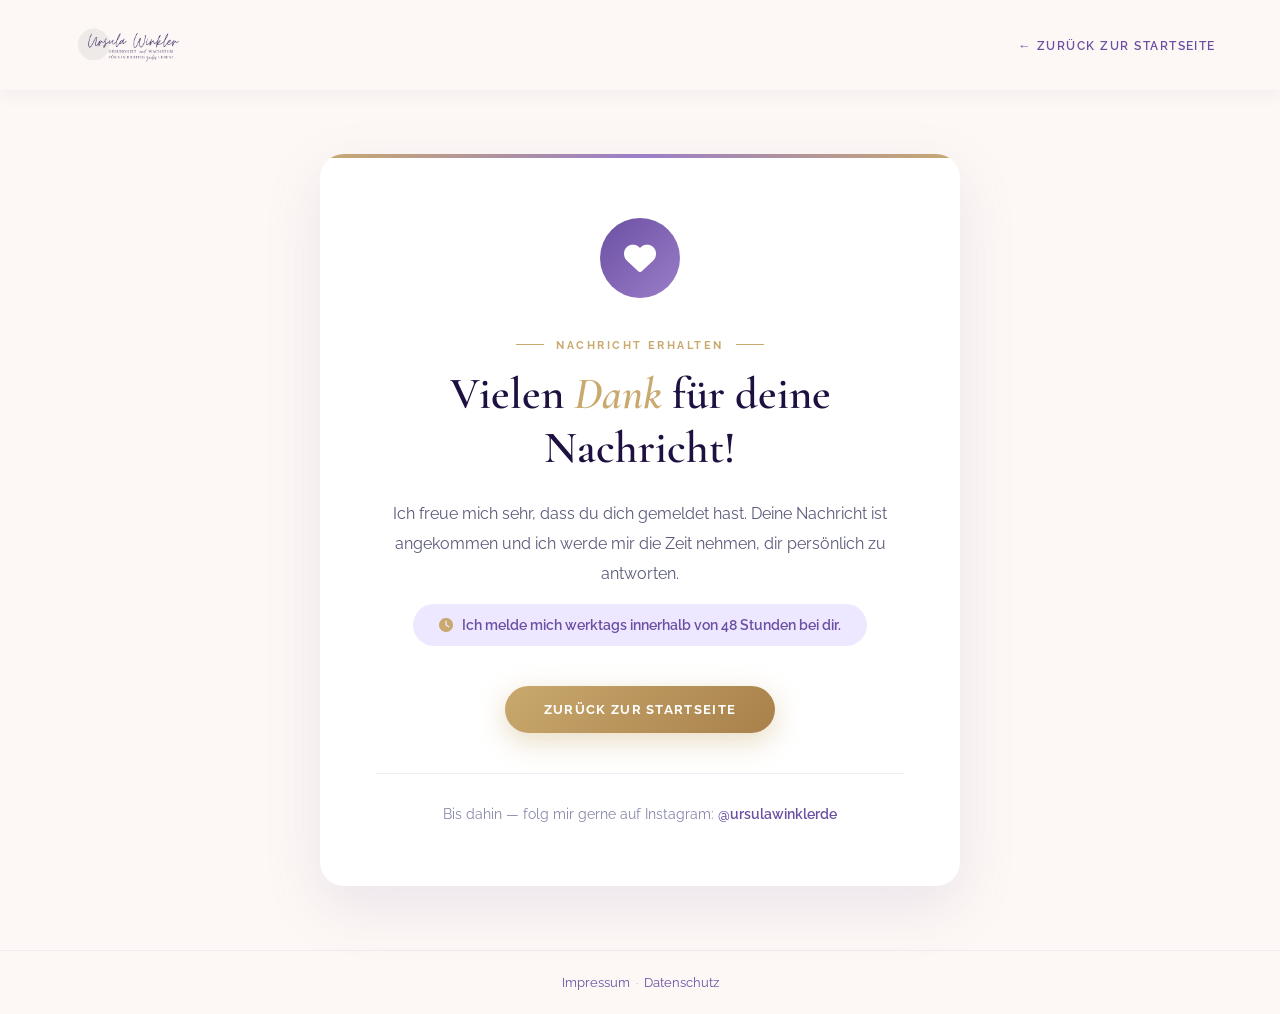
<file: danke.html>
<!DOCTYPE html>
<html lang="de">
<head>
<!-- Consent Mode Standard -->
<script>
  window.dataLayer = window.dataLayer || [];
  function gtag(){dataLayer.push(arguments);}
  gtag('consent', 'default', {
    'ad_storage': 'denied',
    'ad_user_data': 'denied',
    'ad_personalization': 'denied',
    'analytics_storage': 'denied',
    'functionality_storage': 'denied',
    'personalization_storage': 'denied',
    'security_storage': 'denied',
    'wait_for_update': 1000
  });
</script>
<!-- End Consent Mode Standard -->

<!-- Google Tag Manager – lädt sofort, Consent Mode v2 steuert die Tags -->
<script>
  window.dataLayer = window.dataLayer || [];
  function gtag(){dataLayer.push(arguments);}
  (function(w,d,s,l,i){w[l]=w[l]||[];w[l].push({'gtm.start':
  new Date().getTime(),event:'gtm.js'});var f=d.getElementsByTagName(s)[0],
  j=d.createElement(s),dl=l!='dataLayer'?'&l='+l:'';j.async=true;j.src=
  'https://www.googletagmanager.com/gtm.js?id='+i+dl;f.parentNode.insertBefore(j,f);
  })(window,document,'script','dataLayer','GTM-P24JFSZD');
  function loadGTM() {}
</script>
<!-- End Google Tag Manager -->
    <meta charset="UTF-8">
    <meta name="viewport" content="width=device-width, initial-scale=1.0">
    <title>Danke! – Ursula Winkler</title>
    <link rel="stylesheet" href="fonts.css">
    <link rel="stylesheet" href="https://cdnjs.cloudflare.com/ajax/libs/font-awesome/6.5.0/css/all.min.css">
    <style>
        *, *::before, *::after { margin: 0; padding: 0; box-sizing: border-box; }
        :root {
            --clr-deep:    #1E1040;
            --clr-dark:    #2D1B69;
            --clr-main:    #6B4FA3;
            --clr-light:   #9B7EC8;
            --clr-pale:    #C9B8E8;
            --clr-lav:     #EDE7FF;
            --clr-cream:   #FDF8F5;
            --clr-gold:    #C9A96E;
            --clr-text:    #1A1232;
            --ff-serif:    'Cormorant Garamond', serif;
            --ff-sans:     'Raleway', sans-serif;
        }
        body {
            font-family: var(--ff-sans);
            background: var(--clr-cream);
            color: var(--clr-text);
            min-height: 100vh;
            display: flex;
            flex-direction: column;
        }

        /* NAV */
        nav {
            padding: 1.2rem 5%;
            background: rgba(253,248,245,.95);
            backdrop-filter: blur(20px);
            display: flex;
            align-items: center;
            justify-content: space-between;
            box-shadow: 0 1px 20px rgba(75,63,140,.08);
        }
        nav img { height: 52px; }

        /* MAIN */
        .danke-wrap {
            flex: 1;
            display: flex;
            align-items: center;
            justify-content: center;
            padding: 4rem 5%;
        }
        .danke-card {
            background: white;
            border-radius: 24px;
            padding: 4rem 3.5rem;
            max-width: 640px;
            width: 100%;
            text-align: center;
            box-shadow: 0 20px 60px rgba(107,79,163,.12);
            position: relative;
            overflow: hidden;
        }
        .danke-card::before {
            content: '';
            position: absolute;
            top: 0; left: 0; right: 0;
            height: 4px;
            background: linear-gradient(90deg, var(--clr-gold), var(--clr-light), var(--clr-gold));
        }
        .danke-icon {
            width: 80px;
            height: 80px;
            background: linear-gradient(135deg, var(--clr-main), var(--clr-light));
            border-radius: 50%;
            display: flex;
            align-items: center;
            justify-content: center;
            margin: 0 auto 2rem;
            font-size: 2rem;
            color: white;
        }
        .danke-tag {
            display: inline-flex;
            align-items: center;
            gap: .8rem;
            font-size: .7rem;
            font-weight: 700;
            letter-spacing: .22em;
            text-transform: uppercase;
            color: var(--clr-gold);
            margin-bottom: 1rem;
        }
        .danke-tag::before {
            content: '';
            width: 28px;
            height: 1px;
            background: var(--clr-gold);
        }
        .danke-tag::after {
            content: '';
            width: 28px;
            height: 1px;
            background: var(--clr-gold);
        }
        .danke-title {
            font-family: var(--ff-serif);
            font-size: clamp(2rem, 4vw, 2.8rem);
            font-weight: 600;
            color: var(--clr-deep);
            margin-bottom: 1.5rem;
            line-height: 1.2;
        }
        .danke-title em {
            color: var(--clr-gold);
            font-style: italic;
        }
        .danke-text {
            font-size: 1rem;
            line-height: 1.85;
            color: #5a5a7a;
            margin-bottom: 1rem;
        }
        .danke-info {
            display: inline-flex;
            align-items: center;
            gap: .6rem;
            background: var(--clr-lav);
            color: var(--clr-main);
            font-size: .88rem;
            font-weight: 600;
            padding: .8rem 1.6rem;
            border-radius: 50px;
            margin-bottom: 2.5rem;
        }
        .danke-info i { color: var(--clr-gold); }
        .btn-gold {
            display: inline-block;
            padding: 1rem 2.4rem;
            background: linear-gradient(135deg, var(--clr-gold), #A8804A);
            border-radius: 50px;
            font-size: .82rem;
            font-weight: 700;
            letter-spacing: .1em;
            text-transform: uppercase;
            color: white;
            text-decoration: none;
            box-shadow: 0 8px 28px rgba(201,169,110,.42);
            transition: all .3s;
        }
        .btn-gold:hover {
            transform: translateY(-3px);
            box-shadow: 0 14px 40px rgba(201,169,110,.55);
        }
        .danke-social {
            margin-top: 2.5rem;
            padding-top: 2rem;
            border-top: 1px solid rgba(107,79,163,.1);
            font-size: .88rem;
            color: #8888aa;
        }
        .danke-social a {
            color: var(--clr-main);
            text-decoration: none;
            font-weight: 600;
        }
        .danke-social a:hover { color: var(--clr-gold); }

        /* FOOTER */
        footer {
            text-align: center;
            padding: 1.5rem;
            font-size: .8rem;
            color: #aaa;
            border-top: 1px solid rgba(107,79,163,.08);
        }
        footer a { color: var(--clr-main); text-decoration: none; }

        @media(max-width:600px) {
            .danke-card { padding: 2.5rem 1.5rem; }
        }
    </style>
</head>
<body>

<nav>
    <img src="Ursula neu/Logo/Logo Ursula Winkler Web.png" alt="Ursula Winkler">
    <a href="index.html" style="font-size:.78rem; font-weight:600; letter-spacing:.12em; text-transform:uppercase; color:var(--clr-main); text-decoration:none;">← Zurück zur Startseite</a>
</nav>

<div class="danke-wrap">
    <div class="danke-card">
        <div class="danke-icon">
            <i class="fas fa-heart"></i>
        </div>
        <span class="danke-tag">Nachricht erhalten</span>
        <h1 class="danke-title">Vielen <em>Dank</em> für deine Nachricht!</h1>
        <p class="danke-text">
            Ich freue mich sehr, dass du dich gemeldet hast. Deine Nachricht ist angekommen und ich werde mir die Zeit nehmen, dir persönlich zu antworten.
        </p>
        <div class="danke-info">
            <i class="fas fa-clock"></i>
            Ich melde mich werktags innerhalb von 48 Stunden bei dir.
        </div>
        <br>
        <a href="index.html" class="btn-gold">Zurück zur Startseite</a>
        <div class="danke-social">
            Bis dahin — folg mir gerne auf Instagram:
            <a href="https://www.instagram.com/ursulawinklerde" target="_blank">@ursulawinklerde</a>
        </div>
    </div>
</div>

<footer>
    <a href="impressum.html">Impressum</a> &nbsp;·&nbsp;
    <a href="datenschutz.html">Datenschutz</a>
</footer>

<script>
/* ── Consent aus localStorage wiederherstellen (kein Banner nötig) ── */
(function() {
  const STORAGE_KEY = 'ursula_winkler_consent';

  function applyConsent(gtm, marketing) {
    gtag('consent', 'update', {
      'ad_storage':         marketing ? 'granted' : 'denied',
      'ad_user_data':       marketing ? 'granted' : 'denied',
      'ad_personalization': marketing ? 'granted' : 'denied',
      'analytics_storage':  marketing ? 'granted' : 'denied'
    });
    gtag('consent', 'update', {
      'functionality_storage':   marketing ? 'granted' : 'denied',
      'personalization_storage': marketing ? 'granted' : 'denied',
      'security_storage':        'denied'
    });
    window.dataLayer = window.dataLayer || [];
    window.dataLayer.push({
      'event':             'consent_update',
      'gtm_consent':       gtm       ? 'granted' : 'denied',
      'marketing_consent': marketing ? 'granted' : 'denied'
    });
  }

  try {
    const raw = localStorage.getItem(STORAGE_KEY);
    if (raw) {
      const data = JSON.parse(raw);
      if (!data.expires || Date.now() <= data.expires) {
        applyConsent(data.gtm || false, data.marketing || false);
      }
    }
  } catch(e) {}
})();
</script>
</body>
</html>
</file>
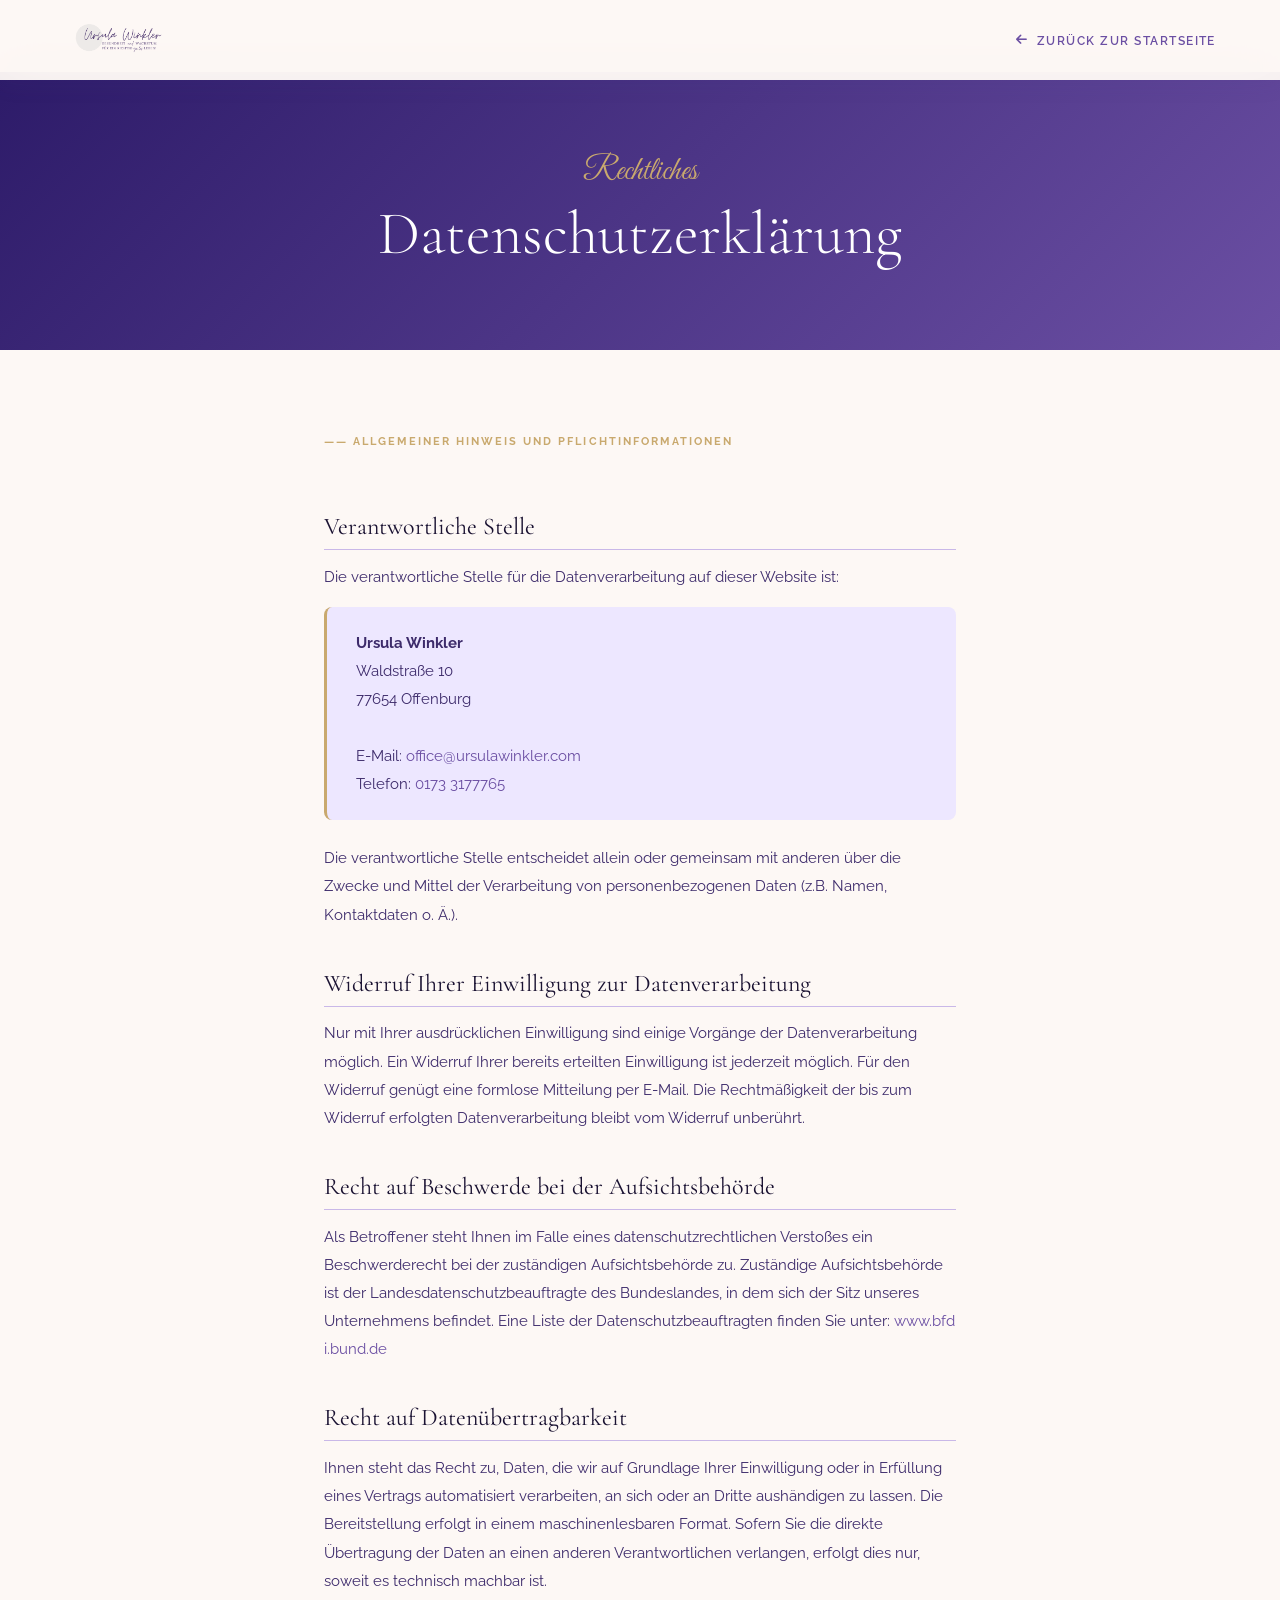
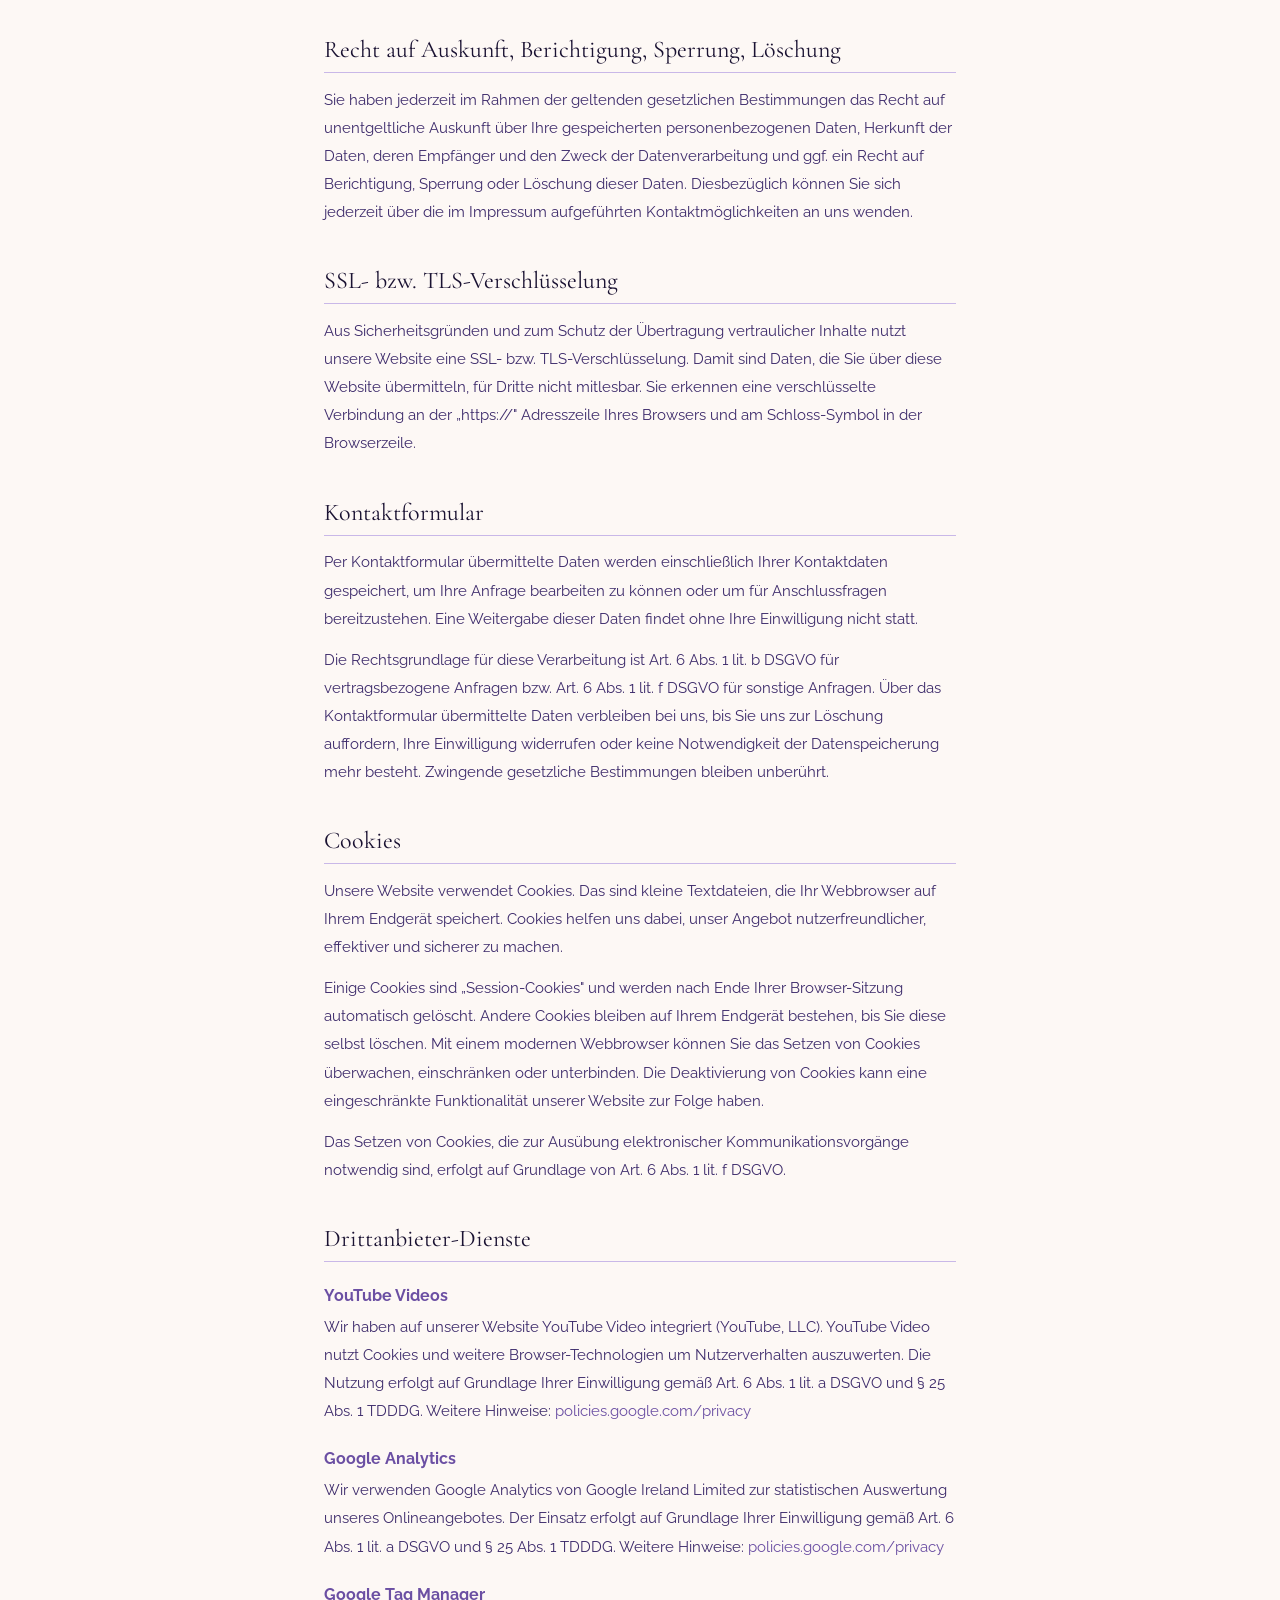
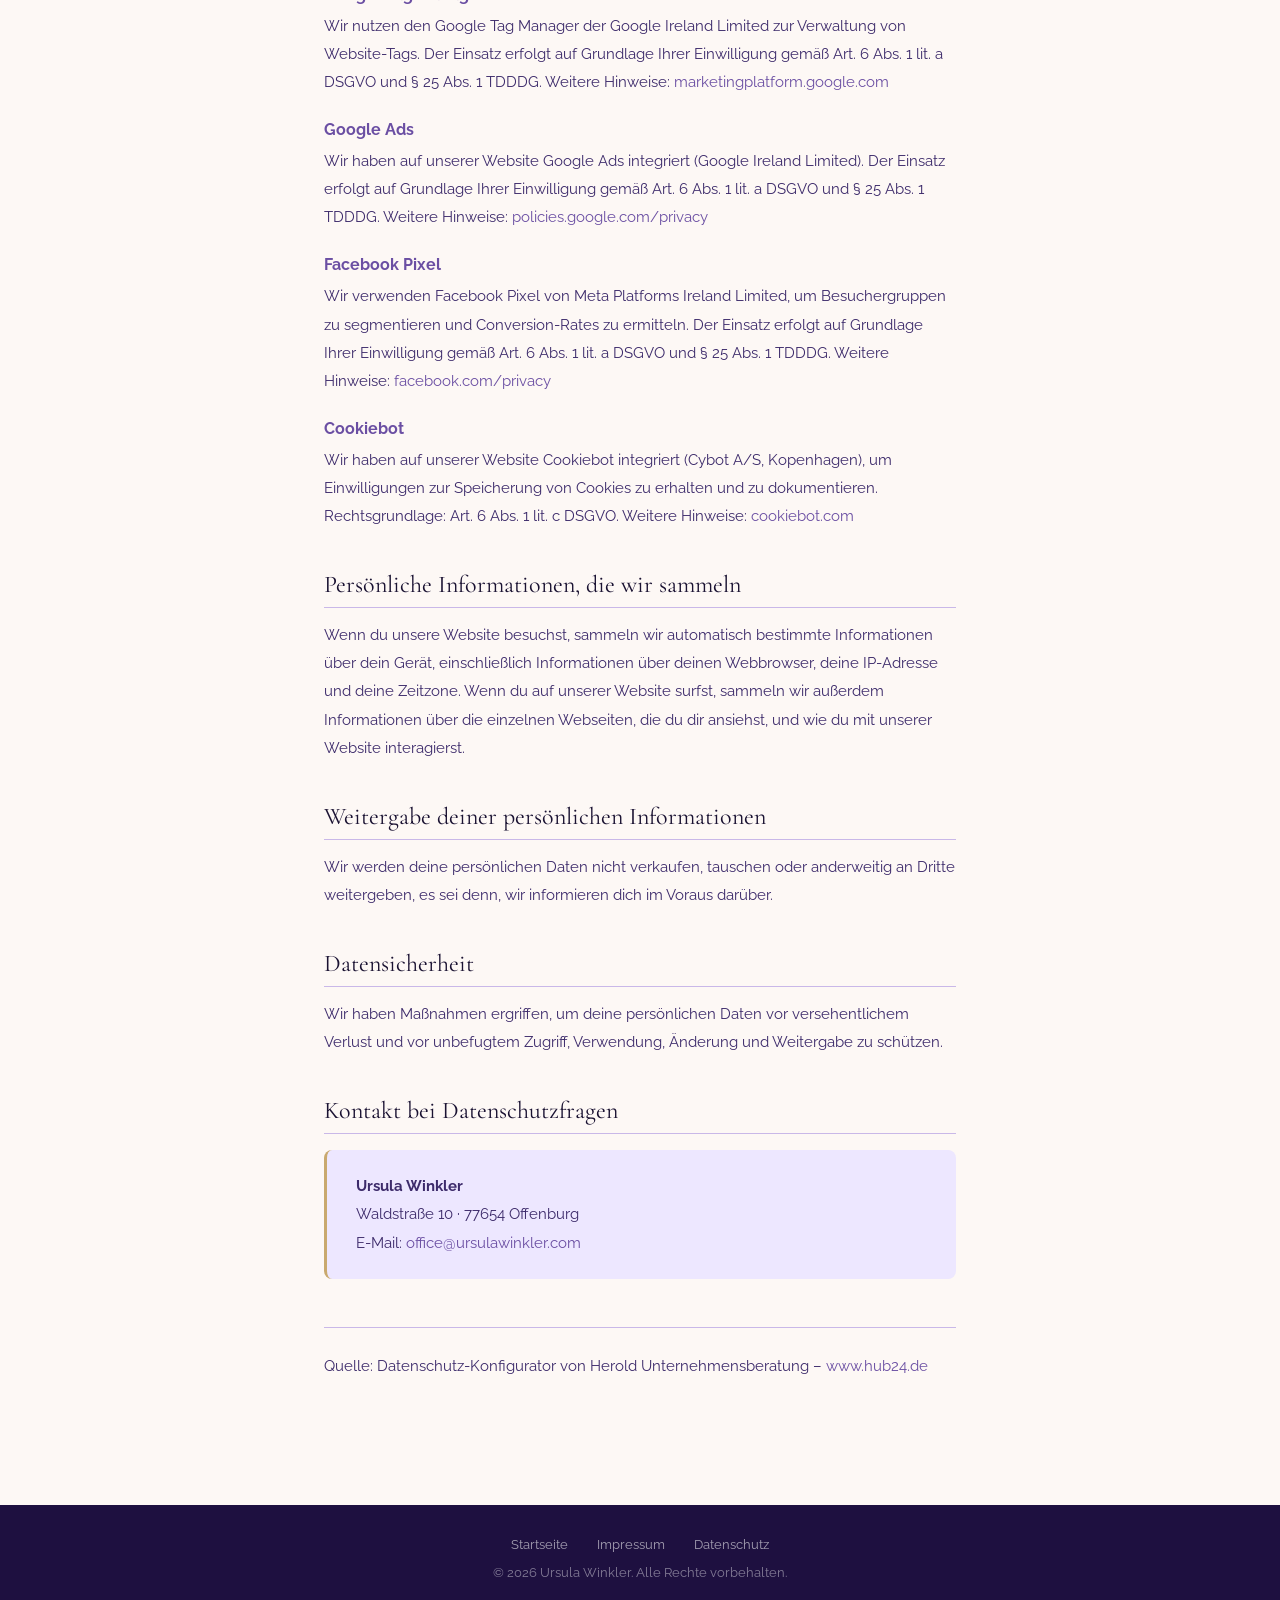
<file: datenschutz.html>
<!DOCTYPE html>
<html lang="de">
<head>
    <meta charset="UTF-8">
    <meta name="viewport" content="width=device-width, initial-scale=1.0">
    <title>Datenschutz – Ursula Winkler</title>
    <link rel="stylesheet" href="fonts.css">
    <link rel="stylesheet" href="https://cdnjs.cloudflare.com/ajax/libs/font-awesome/6.5.0/css/all.min.css">
    <style>
        *, *::before, *::after { margin: 0; padding: 0; box-sizing: border-box; }
        :root {
            --clr-deep:    #1E1040;
            --clr-dark:    #2D1B69;
            --clr-mid:     #4B3F8C;
            --clr-main:    #6B4FA3;
            --clr-light:   #9B7EC8;
            --clr-pale:    #C9B8E8;
            --clr-lav:     #EDE7FF;
            --clr-cream:   #FDF8F5;
            --clr-gold:    #C9A96E;
            --clr-white:   #FFFFFF;
            --clr-text:    #1A1232;
            --clr-textmid: #3D2B6B;
            --clr-textlt:  #7B6BA0;
            --ff-serif:    'Cormorant Garamond', serif;
            --ff-script:   'Great Vibes', cursive;
            --ff-sans:     'Raleway', sans-serif;
        }
        html { scroll-behavior: smooth; }
        body { font-family: var(--ff-sans); color: var(--clr-text); background: var(--clr-cream); }

        /* NAV */
        .nav { position: fixed; top: 0; left: 0; right: 0; z-index: 1000; padding: 1rem 5%; display: flex; align-items: center; justify-content: space-between; background: rgba(253,248,245,.95); backdrop-filter: blur(24px); box-shadow: 0 1px 24px rgba(75,63,140,.1); }
        .nav-logo { height: 44px; }
        .nav-back { display: inline-flex; align-items: center; gap: .5rem; font-size: .78rem; font-weight: 600; letter-spacing: .12em; text-transform: uppercase; color: var(--clr-main); text-decoration: none; transition: color .3s; }
        .nav-back:hover { color: var(--clr-gold); }

        /* HERO-STREIFEN */
        .page-hero { margin-top: 72px; background: linear-gradient(135deg, var(--clr-dark) 0%, var(--clr-main) 100%); padding: 5rem 5%; text-align: center; }
        .page-hero p { font-family: var(--ff-script); font-size: 2rem; color: var(--clr-gold); margin-bottom: .3rem; }
        .page-hero h1 { font-family: var(--ff-serif); font-size: clamp(2.2rem, 5vw, 3.8rem); font-weight: 300; color: var(--clr-white); }

        /* INHALT */
        .content { max-width: 760px; margin: 0 auto; padding: 5rem 5% 7rem; }
        .content h2 { font-family: var(--ff-serif); font-size: 1.5rem; font-weight: 400; color: var(--clr-text); margin: 2.5rem 0 .8rem; padding-bottom: .5rem; border-bottom: 1px solid var(--clr-pale); }
        .content h3 { font-family: var(--ff-sans); font-size: 1rem; font-weight: 700; color: var(--clr-main); margin: 1.5rem 0 .5rem; }
        .content p { font-size: .95rem; line-height: 1.85; color: var(--clr-textmid); margin-bottom: .8rem; }
        .content a { color: var(--clr-main); text-decoration: none; word-break: break-all; }
        .content a:hover { color: var(--clr-gold); }
        .tag-label { display: inline-block; font-size: .7rem; font-weight: 700; letter-spacing: .18em; text-transform: uppercase; color: var(--clr-gold); margin-bottom: 1.5rem; }
        .tag-label::before { content: '——  '; }
        .contact-box { background: var(--clr-lav); border-left: 3px solid var(--clr-gold); border-radius: 8px; padding: 1.4rem 1.8rem; margin: 1rem 0 1.5rem; }
        .contact-box p { margin: 0; }
        .source-note { font-size: .78rem; color: var(--clr-textlt); margin-top: 3rem; padding-top: 1.5rem; border-top: 1px solid var(--clr-pale); }

        /* FOOTER */
        .footer-mini { background: var(--clr-deep); padding: 2rem 5%; text-align: center; }
        .footer-mini p { font-size: .82rem; color: rgba(255,255,255,.45); }
        .footer-mini a { color: rgba(255,255,255,.6); text-decoration: none; margin: 0 .8rem; }
        .footer-mini a:hover { color: var(--clr-gold); }
    </style>
</head>
<body>

<!-- NAV -->
<nav class="nav">
    <a href="index.html">
        <img src="../Ursula neu/Logo/Logo Ursula Winkler Web.png" alt="Ursula Winkler" class="nav-logo">
    </a>
    <a href="index.html" class="nav-back"><i class="fas fa-arrow-left"></i> Zurück zur Startseite</a>
</nav>

<!-- HERO -->
<div class="page-hero">
    <p>Rechtliches</p>
    <h1>Datenschutzerklärung</h1>
</div>

<!-- INHALT -->
<div class="content">
    <span class="tag-label">Allgemeiner Hinweis und Pflichtinformationen</span>

    <h2>Verantwortliche Stelle</h2>
    <p>Die verantwortliche Stelle für die Datenverarbeitung auf dieser Website ist:</p>
    <div class="contact-box">
        <p><strong>Ursula Winkler</strong><br>
        Waldstraße 10<br>
        77654 Offenburg<br><br>
        E-Mail: <a href="mailto:office@ursulawinkler.com">office@ursulawinkler.com</a><br>
        Telefon: <a href="tel:+4901733177765">0173 3177765</a></p>
    </div>
    <p>Die verantwortliche Stelle entscheidet allein oder gemeinsam mit anderen über die Zwecke und Mittel der Verarbeitung von personenbezogenen Daten (z.B. Namen, Kontaktdaten o. Ä.).</p>

    <h2>Widerruf Ihrer Einwilligung zur Datenverarbeitung</h2>
    <p>Nur mit Ihrer ausdrücklichen Einwilligung sind einige Vorgänge der Datenverarbeitung möglich. Ein Widerruf Ihrer bereits erteilten Einwilligung ist jederzeit möglich. Für den Widerruf genügt eine formlose Mitteilung per E-Mail. Die Rechtmäßigkeit der bis zum Widerruf erfolgten Datenverarbeitung bleibt vom Widerruf unberührt.</p>

    <h2>Recht auf Beschwerde bei der Aufsichtsbehörde</h2>
    <p>Als Betroffener steht Ihnen im Falle eines datenschutzrechtlichen Verstoßes ein Beschwerderecht bei der zuständigen Aufsichtsbehörde zu. Zuständige Aufsichtsbehörde ist der Landesdatenschutzbeauftragte des Bundeslandes, in dem sich der Sitz unseres Unternehmens befindet. Eine Liste der Datenschutzbeauftragten finden Sie unter: <a href="https://www.bfdi.bund.de/DE/Infothek/Anschriften_Links/anschriften_links-node.html" target="_blank" rel="noopener">www.bfdi.bund.de</a></p>

    <h2>Recht auf Datenübertragbarkeit</h2>
    <p>Ihnen steht das Recht zu, Daten, die wir auf Grundlage Ihrer Einwilligung oder in Erfüllung eines Vertrags automatisiert verarbeiten, an sich oder an Dritte aushändigen zu lassen. Die Bereitstellung erfolgt in einem maschinenlesbaren Format. Sofern Sie die direkte Übertragung der Daten an einen anderen Verantwortlichen verlangen, erfolgt dies nur, soweit es technisch machbar ist.</p>

    <h2>Recht auf Auskunft, Berichtigung, Sperrung, Löschung</h2>
    <p>Sie haben jederzeit im Rahmen der geltenden gesetzlichen Bestimmungen das Recht auf unentgeltliche Auskunft über Ihre gespeicherten personenbezogenen Daten, Herkunft der Daten, deren Empfänger und den Zweck der Datenverarbeitung und ggf. ein Recht auf Berichtigung, Sperrung oder Löschung dieser Daten. Diesbezüglich können Sie sich jederzeit über die im Impressum aufgeführten Kontaktmöglichkeiten an uns wenden.</p>

    <h2>SSL- bzw. TLS-Verschlüsselung</h2>
    <p>Aus Sicherheitsgründen und zum Schutz der Übertragung vertraulicher Inhalte nutzt unsere Website eine SSL- bzw. TLS-Verschlüsselung. Damit sind Daten, die Sie über diese Website übermitteln, für Dritte nicht mitlesbar. Sie erkennen eine verschlüsselte Verbindung an der „https://" Adresszeile Ihres Browsers und am Schloss-Symbol in der Browserzeile.</p>

    <h2>Kontaktformular</h2>
    <p>Per Kontaktformular übermittelte Daten werden einschließlich Ihrer Kontaktdaten gespeichert, um Ihre Anfrage bearbeiten zu können oder um für Anschlussfragen bereitzustehen. Eine Weitergabe dieser Daten findet ohne Ihre Einwilligung nicht statt.</p>
    <p>Die Rechtsgrundlage für diese Verarbeitung ist Art. 6 Abs. 1 lit. b DSGVO für vertragsbezogene Anfragen bzw. Art. 6 Abs. 1 lit. f DSGVO für sonstige Anfragen. Über das Kontaktformular übermittelte Daten verbleiben bei uns, bis Sie uns zur Löschung auffordern, Ihre Einwilligung widerrufen oder keine Notwendigkeit der Datenspeicherung mehr besteht. Zwingende gesetzliche Bestimmungen bleiben unberührt.</p>

    <h2>Cookies</h2>
    <p>Unsere Website verwendet Cookies. Das sind kleine Textdateien, die Ihr Webbrowser auf Ihrem Endgerät speichert. Cookies helfen uns dabei, unser Angebot nutzerfreundlicher, effektiver und sicherer zu machen.</p>
    <p>Einige Cookies sind „Session-Cookies" und werden nach Ende Ihrer Browser-Sitzung automatisch gelöscht. Andere Cookies bleiben auf Ihrem Endgerät bestehen, bis Sie diese selbst löschen. Mit einem modernen Webbrowser können Sie das Setzen von Cookies überwachen, einschränken oder unterbinden. Die Deaktivierung von Cookies kann eine eingeschränkte Funktionalität unserer Website zur Folge haben.</p>
    <p>Das Setzen von Cookies, die zur Ausübung elektronischer Kommunikationsvorgänge notwendig sind, erfolgt auf Grundlage von Art. 6 Abs. 1 lit. f DSGVO.</p>

    <h2>Drittanbieter-Dienste</h2>

    <h3>YouTube Videos</h3>
    <p>Wir haben auf unserer Website YouTube Video integriert (YouTube, LLC). YouTube Video nutzt Cookies und weitere Browser-Technologien um Nutzerverhalten auszuwerten. Die Nutzung erfolgt auf Grundlage Ihrer Einwilligung gemäß Art. 6 Abs. 1 lit. a DSGVO und § 25 Abs. 1 TDDDG. Weitere Hinweise: <a href="https://policies.google.com/privacy" target="_blank" rel="noopener">policies.google.com/privacy</a></p>

    <h3>Google Analytics</h3>
    <p>Wir verwenden Google Analytics von Google Ireland Limited zur statistischen Auswertung unseres Onlineangebotes. Der Einsatz erfolgt auf Grundlage Ihrer Einwilligung gemäß Art. 6 Abs. 1 lit. a DSGVO und § 25 Abs. 1 TDDDG. Weitere Hinweise: <a href="https://policies.google.com/privacy" target="_blank" rel="noopener">policies.google.com/privacy</a></p>

    <h3>Google Tag Manager</h3>
    <p>Wir nutzen den Google Tag Manager der Google Ireland Limited zur Verwaltung von Website-Tags. Der Einsatz erfolgt auf Grundlage Ihrer Einwilligung gemäß Art. 6 Abs. 1 lit. a DSGVO und § 25 Abs. 1 TDDDG. Weitere Hinweise: <a href="https://marketingplatform.google.com/about/analytics/tag-manager/use-policy/" target="_blank" rel="noopener">marketingplatform.google.com</a></p>

    <h3>Google Ads</h3>
    <p>Wir haben auf unserer Website Google Ads integriert (Google Ireland Limited). Der Einsatz erfolgt auf Grundlage Ihrer Einwilligung gemäß Art. 6 Abs. 1 lit. a DSGVO und § 25 Abs. 1 TDDDG. Weitere Hinweise: <a href="https://policies.google.com/privacy" target="_blank" rel="noopener">policies.google.com/privacy</a></p>

    <h3>Facebook Pixel</h3>
    <p>Wir verwenden Facebook Pixel von Meta Platforms Ireland Limited, um Besuchergruppen zu segmentieren und Conversion-Rates zu ermitteln. Der Einsatz erfolgt auf Grundlage Ihrer Einwilligung gemäß Art. 6 Abs. 1 lit. a DSGVO und § 25 Abs. 1 TDDDG. Weitere Hinweise: <a href="https://www.facebook.com/privacy/explanation" target="_blank" rel="noopener">facebook.com/privacy</a></p>

    <h3>Cookiebot</h3>
    <p>Wir haben auf unserer Website Cookiebot integriert (Cybot A/S, Kopenhagen), um Einwilligungen zur Speicherung von Cookies zu erhalten und zu dokumentieren. Rechtsgrundlage: Art. 6 Abs. 1 lit. c DSGVO. Weitere Hinweise: <a href="https://www.cookiebot.com/de/privacy-policy/" target="_blank" rel="noopener">cookiebot.com</a></p>

    <h2>Persönliche Informationen, die wir sammeln</h2>
    <p>Wenn du unsere Website besuchst, sammeln wir automatisch bestimmte Informationen über dein Gerät, einschließlich Informationen über deinen Webbrowser, deine IP-Adresse und deine Zeitzone. Wenn du auf unserer Website surfst, sammeln wir außerdem Informationen über die einzelnen Webseiten, die du dir ansiehst, und wie du mit unserer Website interagierst.</p>

    <h2>Weitergabe deiner persönlichen Informationen</h2>
    <p>Wir werden deine persönlichen Daten nicht verkaufen, tauschen oder anderweitig an Dritte weitergeben, es sei denn, wir informieren dich im Voraus darüber.</p>

    <h2>Datensicherheit</h2>
    <p>Wir haben Maßnahmen ergriffen, um deine persönlichen Daten vor versehentlichem Verlust und vor unbefugtem Zugriff, Verwendung, Änderung und Weitergabe zu schützen.</p>

    <h2>Kontakt bei Datenschutzfragen</h2>
    <div class="contact-box">
        <p><strong>Ursula Winkler</strong><br>
        Waldstraße 10 · 77654 Offenburg<br>
        E-Mail: <a href="mailto:office@ursulawinkler.com">office@ursulawinkler.com</a></p>
    </div>

    <p class="source-note">Quelle: Datenschutz-Konfigurator von Herold Unternehmensberatung – <a href="https://www.hub24.de" target="_blank" rel="noopener">www.hub24.de</a></p>
</div>

<!-- FOOTER -->
<div class="footer-mini">
    <p>
        <a href="index.html">Startseite</a>
        <a href="impressum.html">Impressum</a>
        <a href="datenschutz.html">Datenschutz</a>
    </p>
    <p style="margin-top:.8rem;">© 2026 Ursula Winkler. Alle Rechte vorbehalten.</p>
</div>

</body>
</html>
</file>
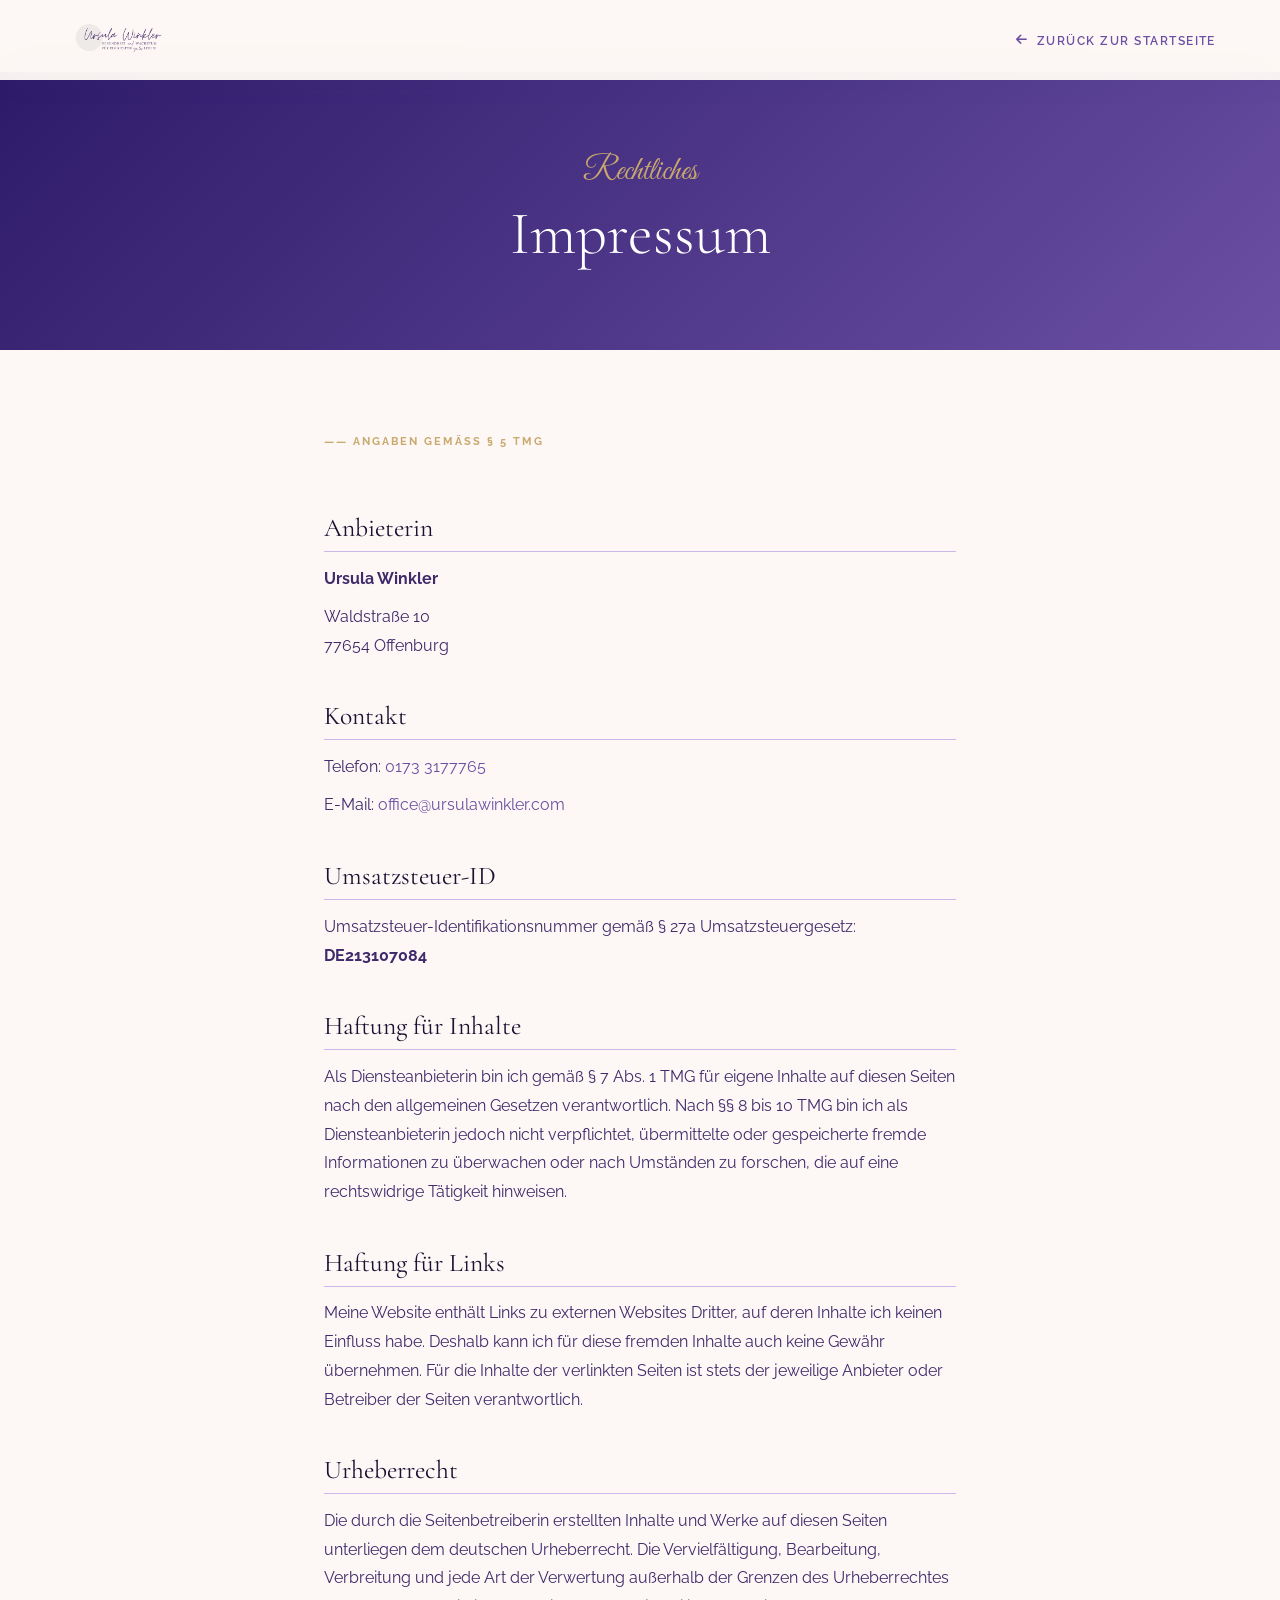
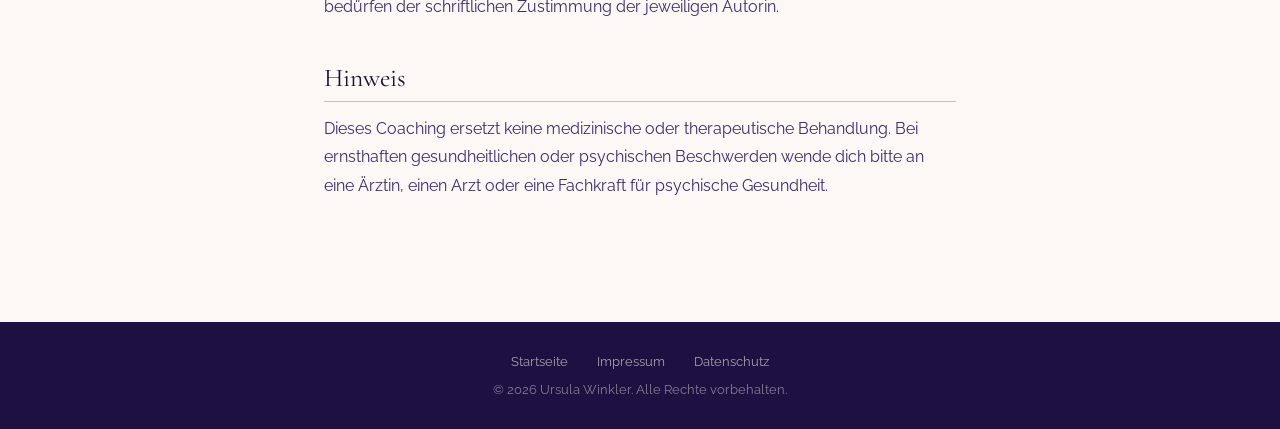
<file: impressum.html>
<!DOCTYPE html>
<html lang="de">
<head>
    <meta charset="UTF-8">
    <meta name="viewport" content="width=device-width, initial-scale=1.0">
    <title>Impressum – Ursula Winkler</title>
    <link rel="stylesheet" href="fonts.css">
    <link rel="stylesheet" href="https://cdnjs.cloudflare.com/ajax/libs/font-awesome/6.5.0/css/all.min.css">
    <style>
        *, *::before, *::after { margin: 0; padding: 0; box-sizing: border-box; }
        :root {
            --clr-deep:    #1E1040;
            --clr-dark:    #2D1B69;
            --clr-mid:     #4B3F8C;
            --clr-main:    #6B4FA3;
            --clr-light:   #9B7EC8;
            --clr-pale:    #C9B8E8;
            --clr-lav:     #EDE7FF;
            --clr-cream:   #FDF8F5;
            --clr-gold:    #C9A96E;
            --clr-white:   #FFFFFF;
            --clr-text:    #1A1232;
            --clr-textmid: #3D2B6B;
            --clr-textlt:  #7B6BA0;
            --ff-serif:    'Cormorant Garamond', serif;
            --ff-script:   'Great Vibes', cursive;
            --ff-sans:     'Raleway', sans-serif;
        }
        html { scroll-behavior: smooth; }
        body { font-family: var(--ff-sans); color: var(--clr-text); background: var(--clr-cream); }

        /* NAV */
        .nav { position: fixed; top: 0; left: 0; right: 0; z-index: 1000; padding: 1rem 5%; display: flex; align-items: center; justify-content: space-between; background: rgba(253,248,245,.95); backdrop-filter: blur(24px); box-shadow: 0 1px 24px rgba(75,63,140,.1); }
        .nav-logo { height: 44px; }
        .nav-back { display: inline-flex; align-items: center; gap: .5rem; font-size: .78rem; font-weight: 600; letter-spacing: .12em; text-transform: uppercase; color: var(--clr-main); text-decoration: none; transition: color .3s; }
        .nav-back:hover { color: var(--clr-gold); }

        /* HERO-STREIFEN */
        .page-hero { margin-top: 72px; background: linear-gradient(135deg, var(--clr-dark) 0%, var(--clr-main) 100%); padding: 5rem 5%; text-align: center; }
        .page-hero p { font-family: var(--ff-script); font-size: 2rem; color: var(--clr-gold); margin-bottom: .3rem; }
        .page-hero h1 { font-family: var(--ff-serif); font-size: clamp(2.2rem, 5vw, 3.8rem); font-weight: 300; color: var(--clr-white); }

        /* INHALT */
        .content { max-width: 760px; margin: 0 auto; padding: 5rem 5% 7rem; }
        .content h2 { font-family: var(--ff-serif); font-size: 1.6rem; font-weight: 400; color: var(--clr-text); margin: 2.5rem 0 .8rem; padding-bottom: .5rem; border-bottom: 1px solid var(--clr-pale); }
        .content h2:first-child { margin-top: 0; }
        .content p { font-size: .97rem; line-height: 1.85; color: var(--clr-textmid); margin-bottom: .6rem; }
        .content a { color: var(--clr-main); text-decoration: none; }
        .content a:hover { color: var(--clr-gold); }
        .tag-label { display: inline-block; font-size: .7rem; font-weight: 700; letter-spacing: .18em; text-transform: uppercase; color: var(--clr-gold); margin-bottom: 1.5rem; }
        .tag-label::before { content: '——  '; }

        /* FOOTER */
        .footer-mini { background: var(--clr-deep); padding: 2rem 5%; text-align: center; }
        .footer-mini p { font-size: .82rem; color: rgba(255,255,255,.45); }
        .footer-mini a { color: rgba(255,255,255,.6); text-decoration: none; margin: 0 .8rem; }
        .footer-mini a:hover { color: var(--clr-gold); }
    </style>
</head>
<body>

<!-- NAV -->
<nav class="nav">
    <a href="index.html">
        <img src="../Ursula neu/Logo/Logo Ursula Winkler Web.png" alt="Ursula Winkler" class="nav-logo">
    </a>
    <a href="index.html" class="nav-back"><i class="fas fa-arrow-left"></i> Zurück zur Startseite</a>
</nav>

<!-- HERO -->
<div class="page-hero">
    <p>Rechtliches</p>
    <h1>Impressum</h1>
</div>

<!-- INHALT -->
<div class="content">
    <span class="tag-label">Angaben gemäß § 5 TMG</span>

    <h2>Anbieterin</h2>
    <p><strong>Ursula Winkler</strong></p>
    <p>Waldstraße 10<br>77654 Offenburg</p>

    <h2>Kontakt</h2>
    <p>Telefon: <a href="tel:+4901733177765">0173 3177765</a></p>
    <p>E-Mail: <a href="mailto:office@ursulawinkler.com">office@ursulawinkler.com</a></p>

    <h2>Umsatzsteuer-ID</h2>
    <p>Umsatzsteuer-Identifikationsnummer gemäß § 27a Umsatzsteuergesetz:<br>
    <strong>DE213107084</strong></p>

    <h2>Haftung für Inhalte</h2>
    <p>Als Diensteanbieterin bin ich gemäß § 7 Abs. 1 TMG für eigene Inhalte auf diesen Seiten nach den allgemeinen Gesetzen verantwortlich. Nach §§ 8 bis 10 TMG bin ich als Diensteanbieterin jedoch nicht verpflichtet, übermittelte oder gespeicherte fremde Informationen zu überwachen oder nach Umständen zu forschen, die auf eine rechtswidrige Tätigkeit hinweisen.</p>

    <h2>Haftung für Links</h2>
    <p>Meine Website enthält Links zu externen Websites Dritter, auf deren Inhalte ich keinen Einfluss habe. Deshalb kann ich für diese fremden Inhalte auch keine Gewähr übernehmen. Für die Inhalte der verlinkten Seiten ist stets der jeweilige Anbieter oder Betreiber der Seiten verantwortlich.</p>

    <h2>Urheberrecht</h2>
    <p>Die durch die Seitenbetreiberin erstellten Inhalte und Werke auf diesen Seiten unterliegen dem deutschen Urheberrecht. Die Vervielfältigung, Bearbeitung, Verbreitung und jede Art der Verwertung außerhalb der Grenzen des Urheberrechtes bedürfen der schriftlichen Zustimmung der jeweiligen Autorin.</p>

    <h2>Hinweis</h2>
    <p>Dieses Coaching ersetzt keine medizinische oder therapeutische Behandlung. Bei ernsthaften gesundheitlichen oder psychischen Beschwerden wende dich bitte an eine Ärztin, einen Arzt oder eine Fachkraft für psychische Gesundheit.</p>
</div>

<!-- FOOTER -->
<div class="footer-mini">
    <p>
        <a href="index.html">Startseite</a>
        <a href="impressum.html">Impressum</a>
        <a href="datenschutz.html">Datenschutz</a>
    </p>
    <p style="margin-top:.8rem;">© 2026 Ursula Winkler. Alle Rechte vorbehalten.</p>
</div>

</body>
</html>
</file>
<file: fonts.css>
/* Cormorant Garamond */
@font-face {
    font-family: 'Cormorant Garamond';
    src: url('fonts/cormorant-garamond-v21-latin/cormorant-garamond-v21-latin-300.woff2') format('woff2');
    font-weight: 300;
    font-style: normal;
    font-display: swap;
}
@font-face {
    font-family: 'Cormorant Garamond';
    src: url('fonts/cormorant-garamond-v21-latin/cormorant-garamond-v21-latin-300italic.woff2') format('woff2');
    font-weight: 300;
    font-style: italic;
    font-display: swap;
}
@font-face {
    font-family: 'Cormorant Garamond';
    src: url('fonts/cormorant-garamond-v21-latin/cormorant-garamond-v21-latin-regular.woff2') format('woff2');
    font-weight: 400;
    font-style: normal;
    font-display: swap;
}
@font-face {
    font-family: 'Cormorant Garamond';
    src: url('fonts/cormorant-garamond-v21-latin/cormorant-garamond-v21-latin-italic.woff2') format('woff2');
    font-weight: 400;
    font-style: italic;
    font-display: swap;
}
@font-face {
    font-family: 'Cormorant Garamond';
    src: url('fonts/cormorant-garamond-v21-latin/cormorant-garamond-v21-latin-500.woff2') format('woff2');
    font-weight: 500;
    font-style: normal;
    font-display: swap;
}
@font-face {
    font-family: 'Cormorant Garamond';
    src: url('fonts/cormorant-garamond-v21-latin/cormorant-garamond-v21-latin-500italic.woff2') format('woff2');
    font-weight: 500;
    font-style: italic;
    font-display: swap;
}
@font-face {
    font-family: 'Cormorant Garamond';
    src: url('fonts/cormorant-garamond-v21-latin/cormorant-garamond-v21-latin-600.woff2') format('woff2');
    font-weight: 600;
    font-style: normal;
    font-display: swap;
}
@font-face {
    font-family: 'Cormorant Garamond';
    src: url('fonts/cormorant-garamond-v21-latin/cormorant-garamond-v21-latin-600italic.woff2') format('woff2');
    font-weight: 600;
    font-style: italic;
    font-display: swap;
}
@font-face {
    font-family: 'Cormorant Garamond';
    src: url('fonts/cormorant-garamond-v21-latin/cormorant-garamond-v21-latin-700.woff2') format('woff2');
    font-weight: 700;
    font-style: normal;
    font-display: swap;
}
@font-face {
    font-family: 'Cormorant Garamond';
    src: url('fonts/cormorant-garamond-v21-latin/cormorant-garamond-v21-latin-700italic.woff2') format('woff2');
    font-weight: 700;
    font-style: italic;
    font-display: swap;
}

/* Great Vibes */
@font-face {
    font-family: 'Great Vibes';
    src: url('fonts/great-vibes-v21-latin/great-vibes-v21-latin-regular.woff2') format('woff2');
    font-weight: 400;
    font-style: normal;
    font-display: swap;
}

/* Raleway */
@font-face {
    font-family: 'Raleway';
    src: url('fonts/raleway-v37-latin/raleway-v37-latin-300.woff2') format('woff2');
    font-weight: 300;
    font-style: normal;
    font-display: swap;
}
@font-face {
    font-family: 'Raleway';
    src: url('fonts/raleway-v37-latin/raleway-v37-latin-regular.woff2') format('woff2');
    font-weight: 400;
    font-style: normal;
    font-display: swap;
}
@font-face {
    font-family: 'Raleway';
    src: url('fonts/raleway-v37-latin/raleway-v37-latin-500.woff2') format('woff2');
    font-weight: 500;
    font-style: normal;
    font-display: swap;
}
@font-face {
    font-family: 'Raleway';
    src: url('fonts/raleway-v37-latin/raleway-v37-latin-600.woff2') format('woff2');
    font-weight: 600;
    font-style: normal;
    font-display: swap;
}
@font-face {
    font-family: 'Raleway';
    src: url('fonts/raleway-v37-latin/raleway-v37-latin-700.woff2') format('woff2');
    font-weight: 700;
    font-style: normal;
    font-display: swap;
}
</file>
